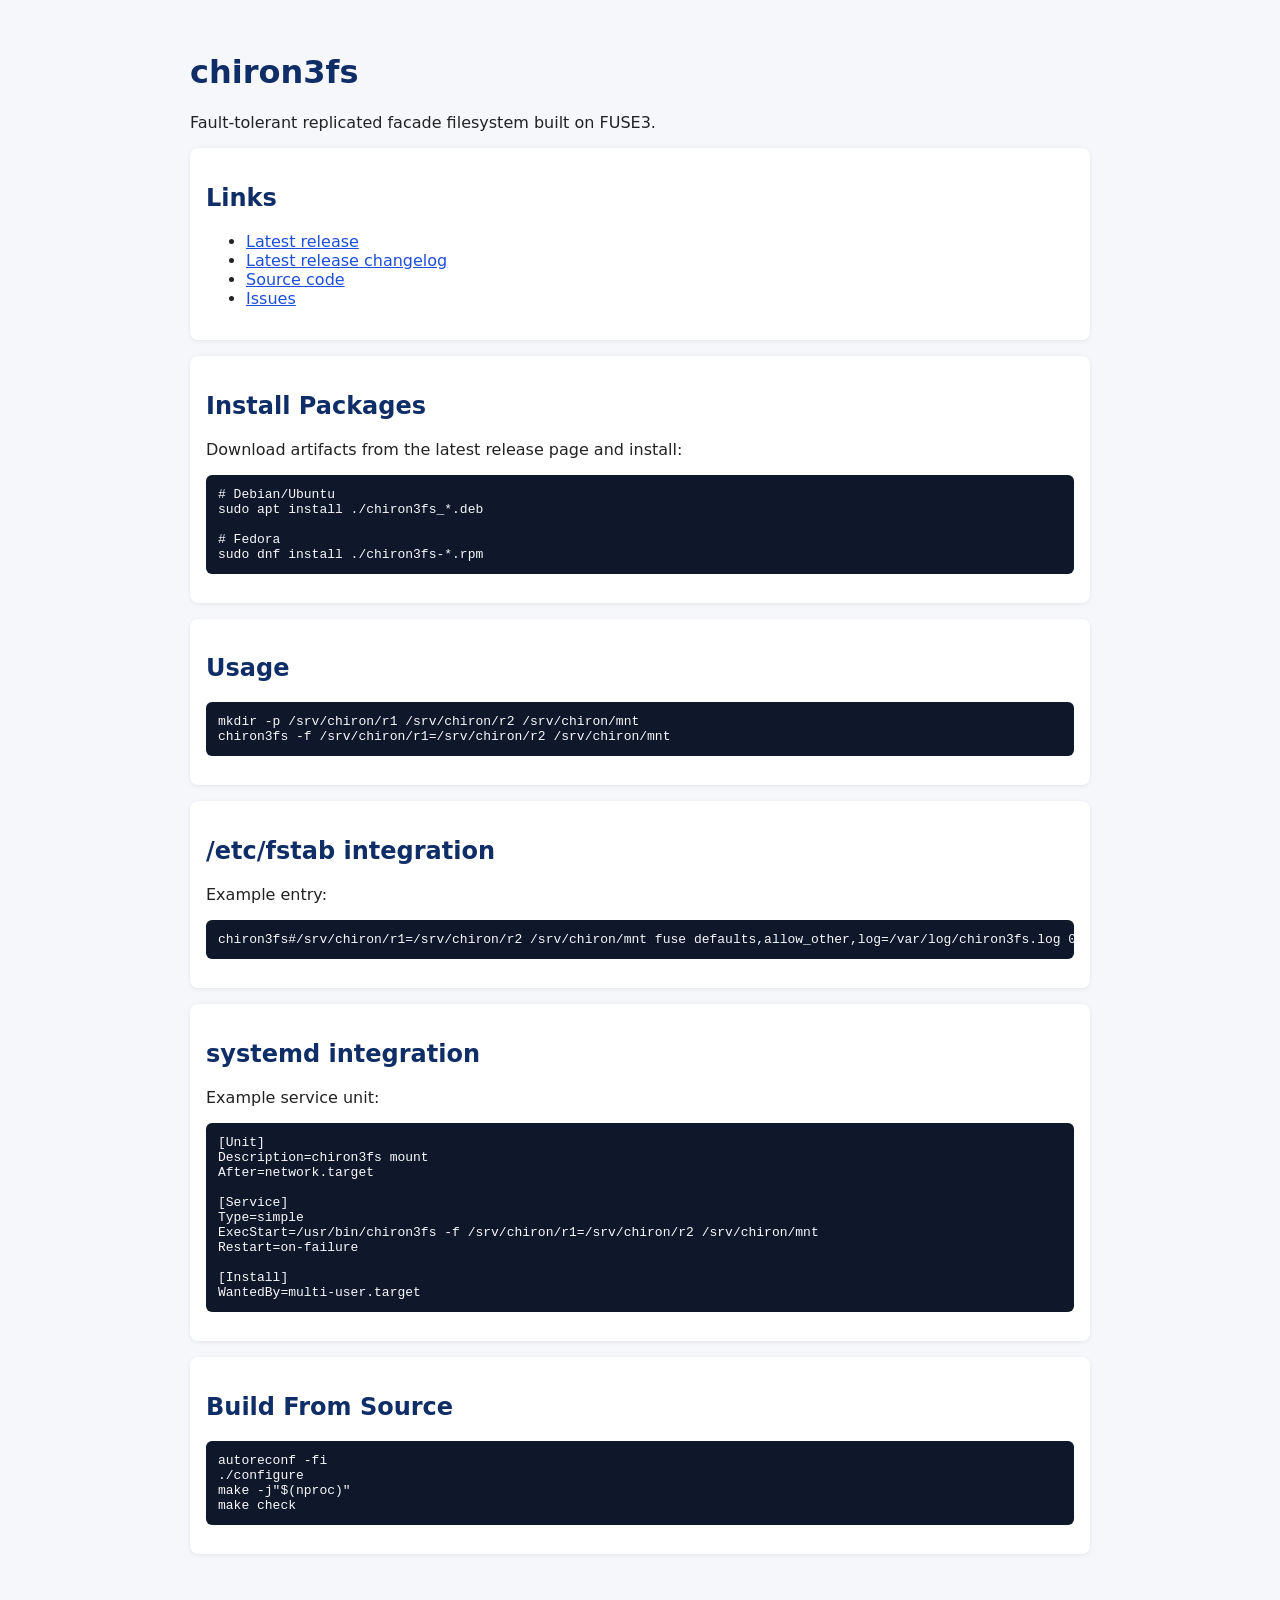
<file: site/index.html>
<!doctype html>
<html lang="en">
<head>
  <meta charset="utf-8">
  <meta name="viewport" content="width=device-width, initial-scale=1">
  <title>chiron3fs</title>
  <link rel="stylesheet" href="style.css">
</head>
<body>
  <main class="container">
    <h1>chiron3fs</h1>
    <p>Fault-tolerant replicated facade filesystem built on FUSE3.</p>

    <section>
      <h2>Links</h2>
      <ul>
        <li><a id="latest-release" href="https://github.com/steigr/chiron3fs/releases/latest">Latest release</a></li>
        <li><a id="latest-changelog" href="https://github.com/steigr/chiron3fs/releases/latest">Latest release changelog</a></li>
        <li><a href="https://github.com/steigr/chiron3fs">Source code</a></li>
        <li><a href="https://github.com/steigr/chiron3fs/issues">Issues</a></li>
      </ul>
    </section>

    <section>
      <h2>Install Packages</h2>
      <p>Download artifacts from the latest release page and install:</p>
      <pre><code># Debian/Ubuntu
sudo apt install ./chiron3fs_*.deb

# Fedora
sudo dnf install ./chiron3fs-*.rpm</code></pre>
    </section>

    <section>
      <h2>Usage</h2>
      <pre><code>mkdir -p /srv/chiron/r1 /srv/chiron/r2 /srv/chiron/mnt
chiron3fs -f /srv/chiron/r1=/srv/chiron/r2 /srv/chiron/mnt</code></pre>
    </section>

    <section>
      <h2>/etc/fstab integration</h2>
      <p>Example entry:</p>
      <pre><code>chiron3fs#/srv/chiron/r1=/srv/chiron/r2 /srv/chiron/mnt fuse defaults,allow_other,log=/var/log/chiron3fs.log 0 0</code></pre>
    </section>

    <section>
      <h2>systemd integration</h2>
      <p>Example service unit:</p>
      <pre><code>[Unit]
Description=chiron3fs mount
After=network.target

[Service]
Type=simple
ExecStart=/usr/bin/chiron3fs -f /srv/chiron/r1=/srv/chiron/r2 /srv/chiron/mnt
Restart=on-failure

[Install]
WantedBy=multi-user.target</code></pre>
    </section>

    <section>
      <h2>Build From Source</h2>
      <pre><code>autoreconf -fi
./configure
make -j"$(nproc)"
make check</code></pre>
    </section>
  </main>

  <script>
    // Resolve latest release and expose direct links for release and changelog.
    fetch("https://api.github.com/repos/steigr/chiron3fs/releases/latest")
      .then((resp) => resp.ok ? resp.json() : null)
      .then((release) => {
        if (!release || !release.html_url) return;
        const latest = document.getElementById("latest-release");
        const changelog = document.getElementById("latest-changelog");
        latest.href = release.html_url;
        latest.textContent = "Latest release (" + release.tag_name + ")";
        changelog.href = release.html_url;
      })
      .catch(() => {});
  </script>
</body>
</html>
</file>
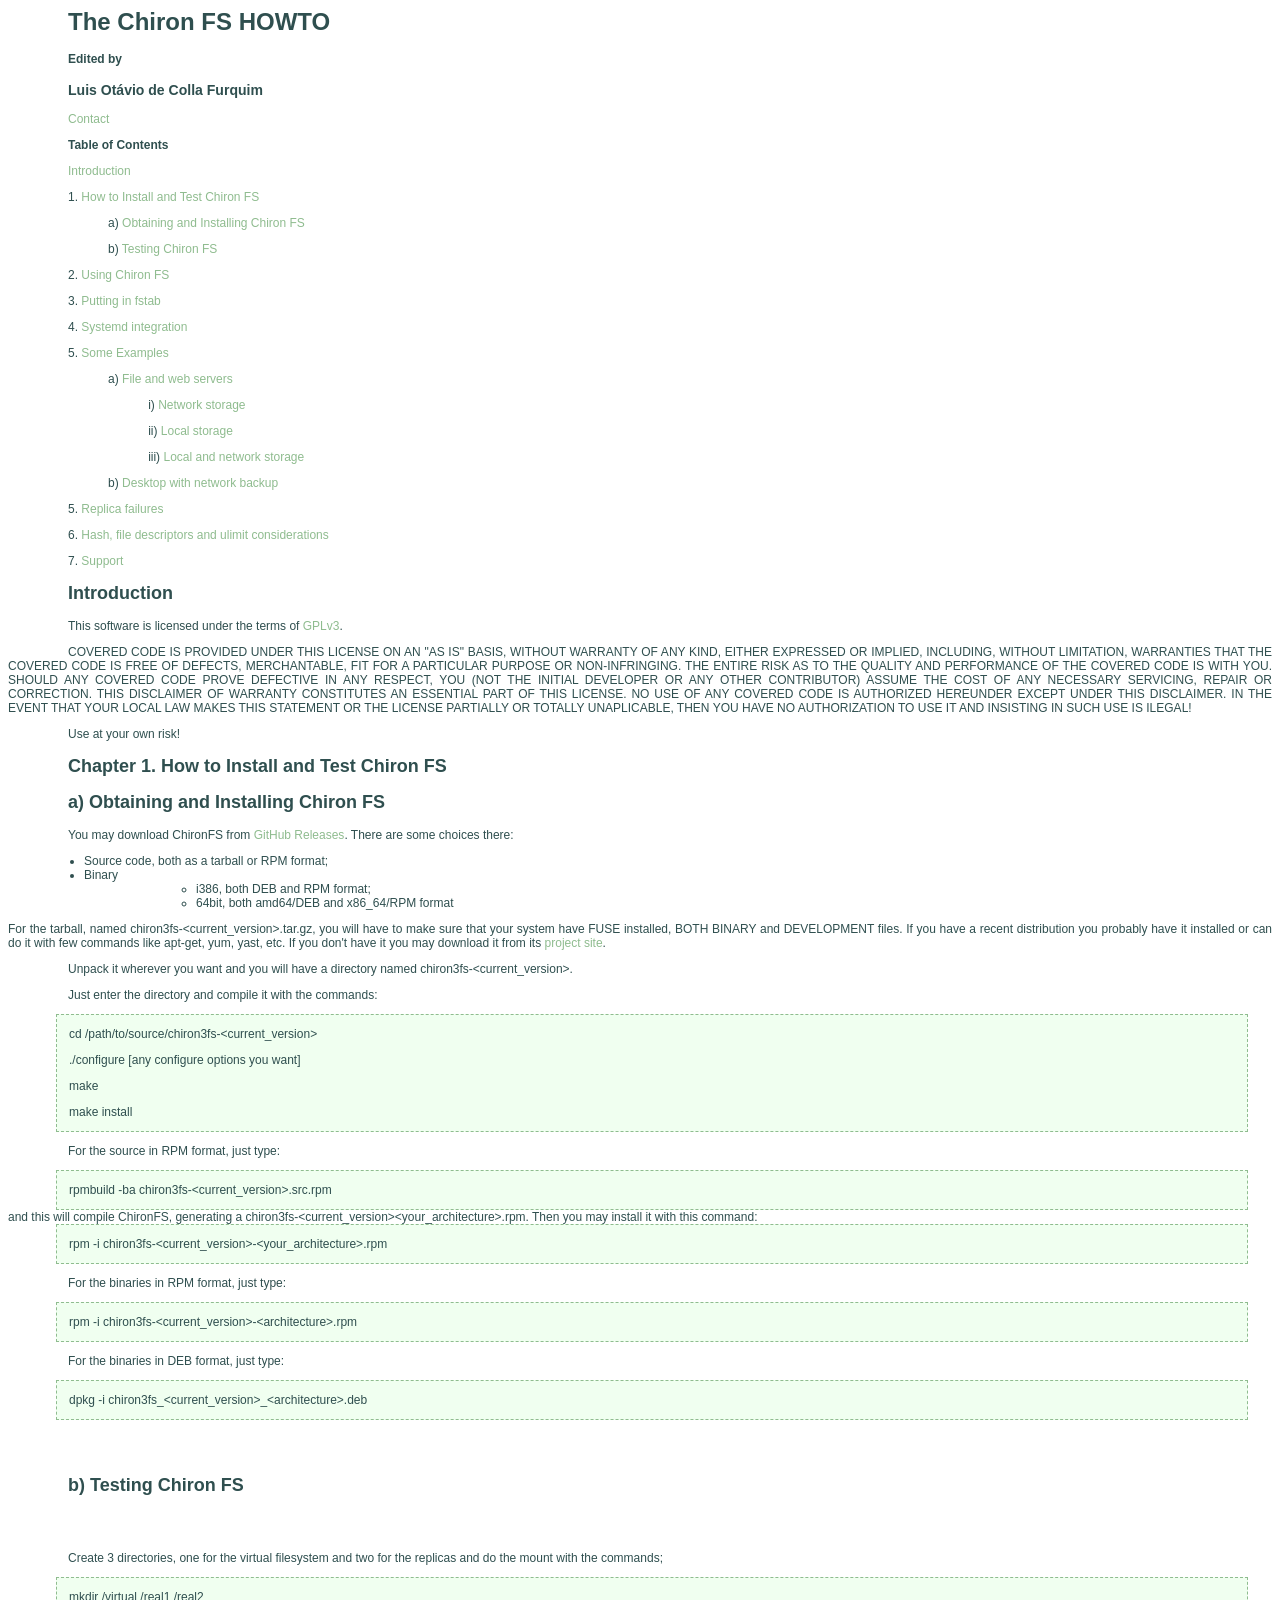
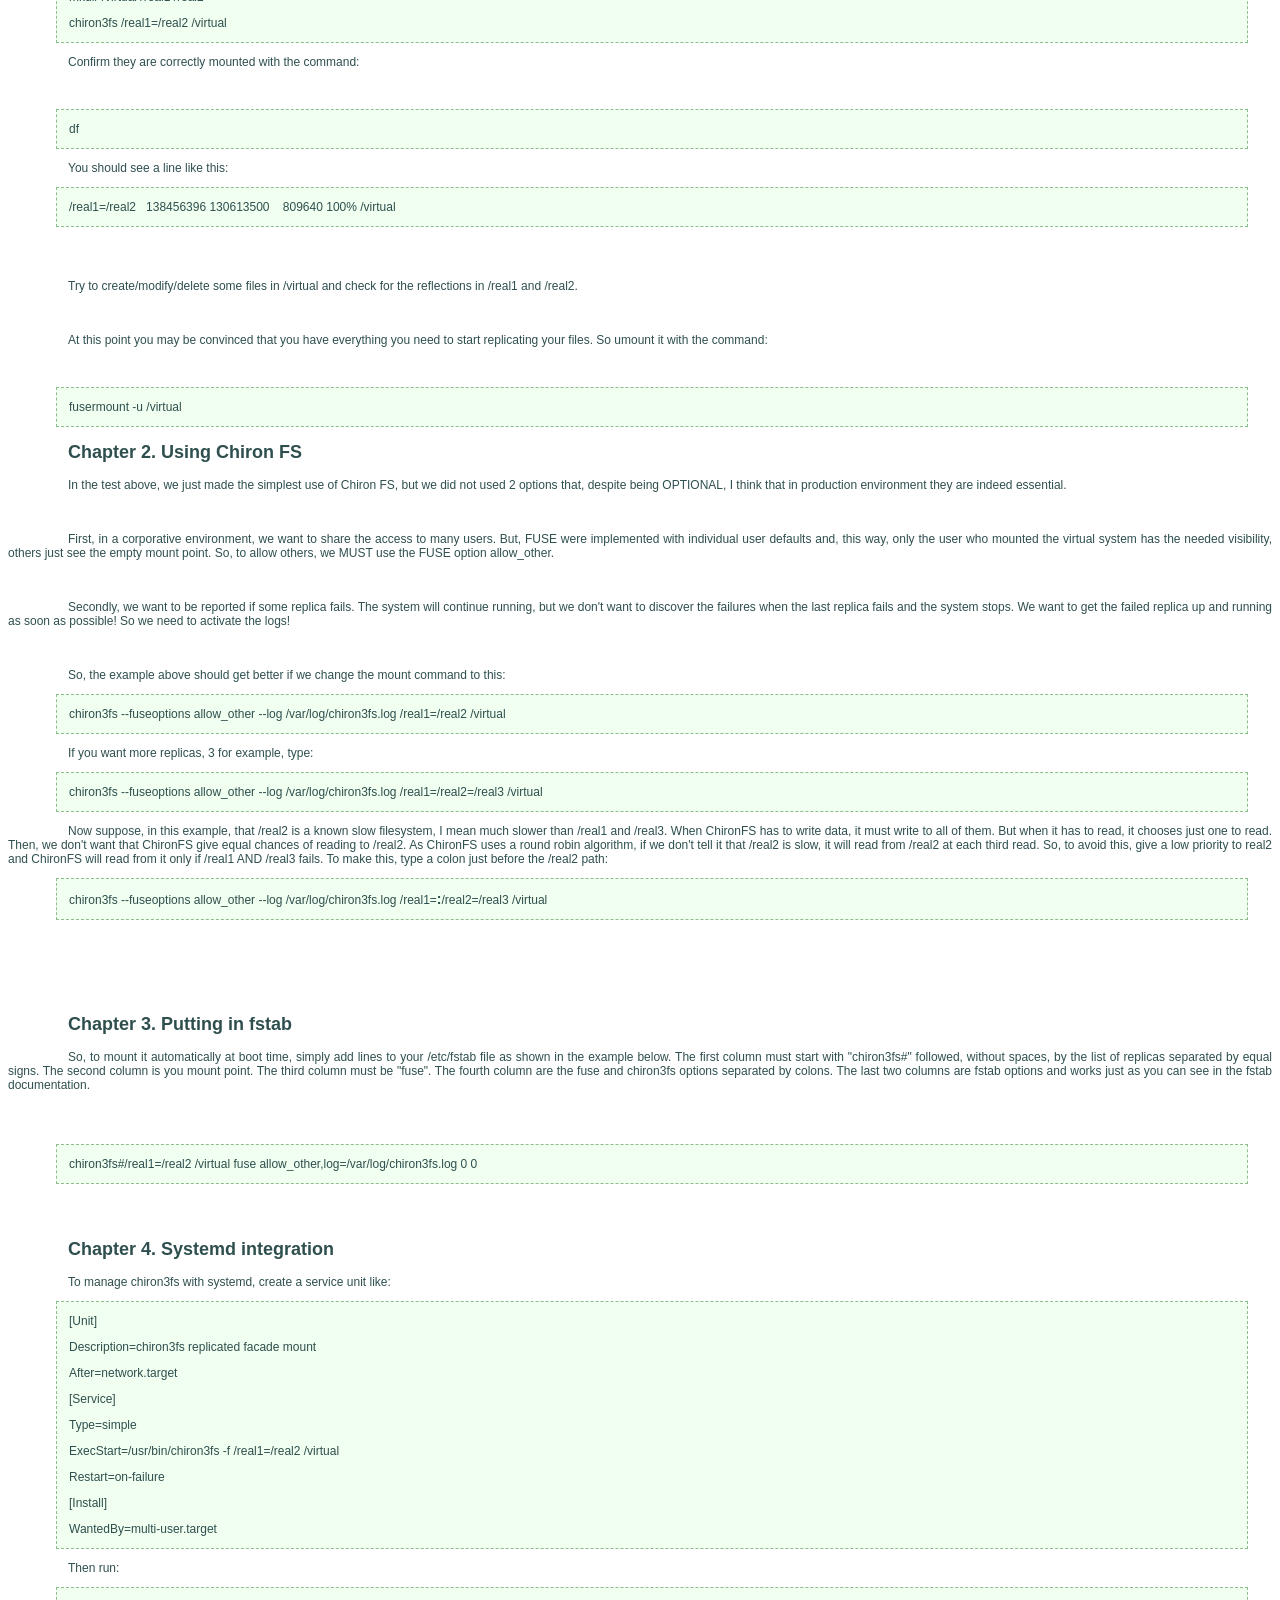
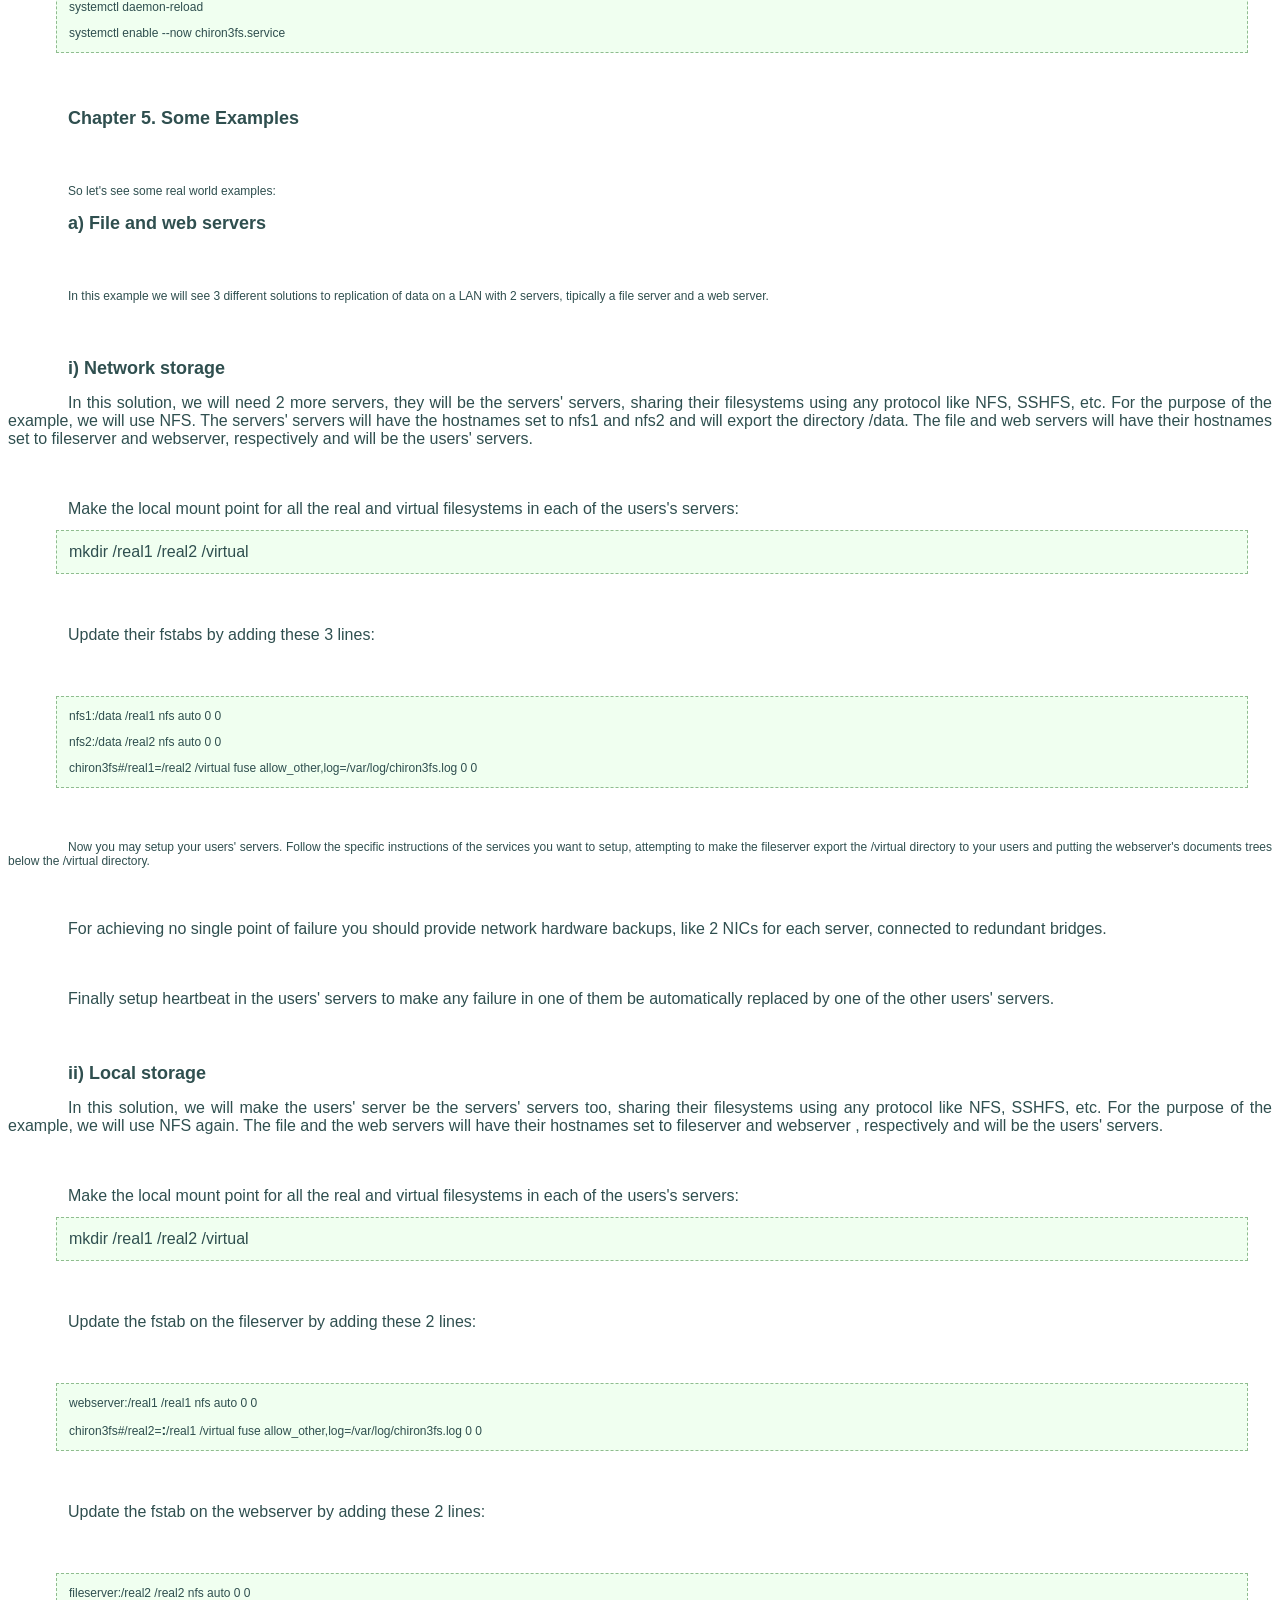
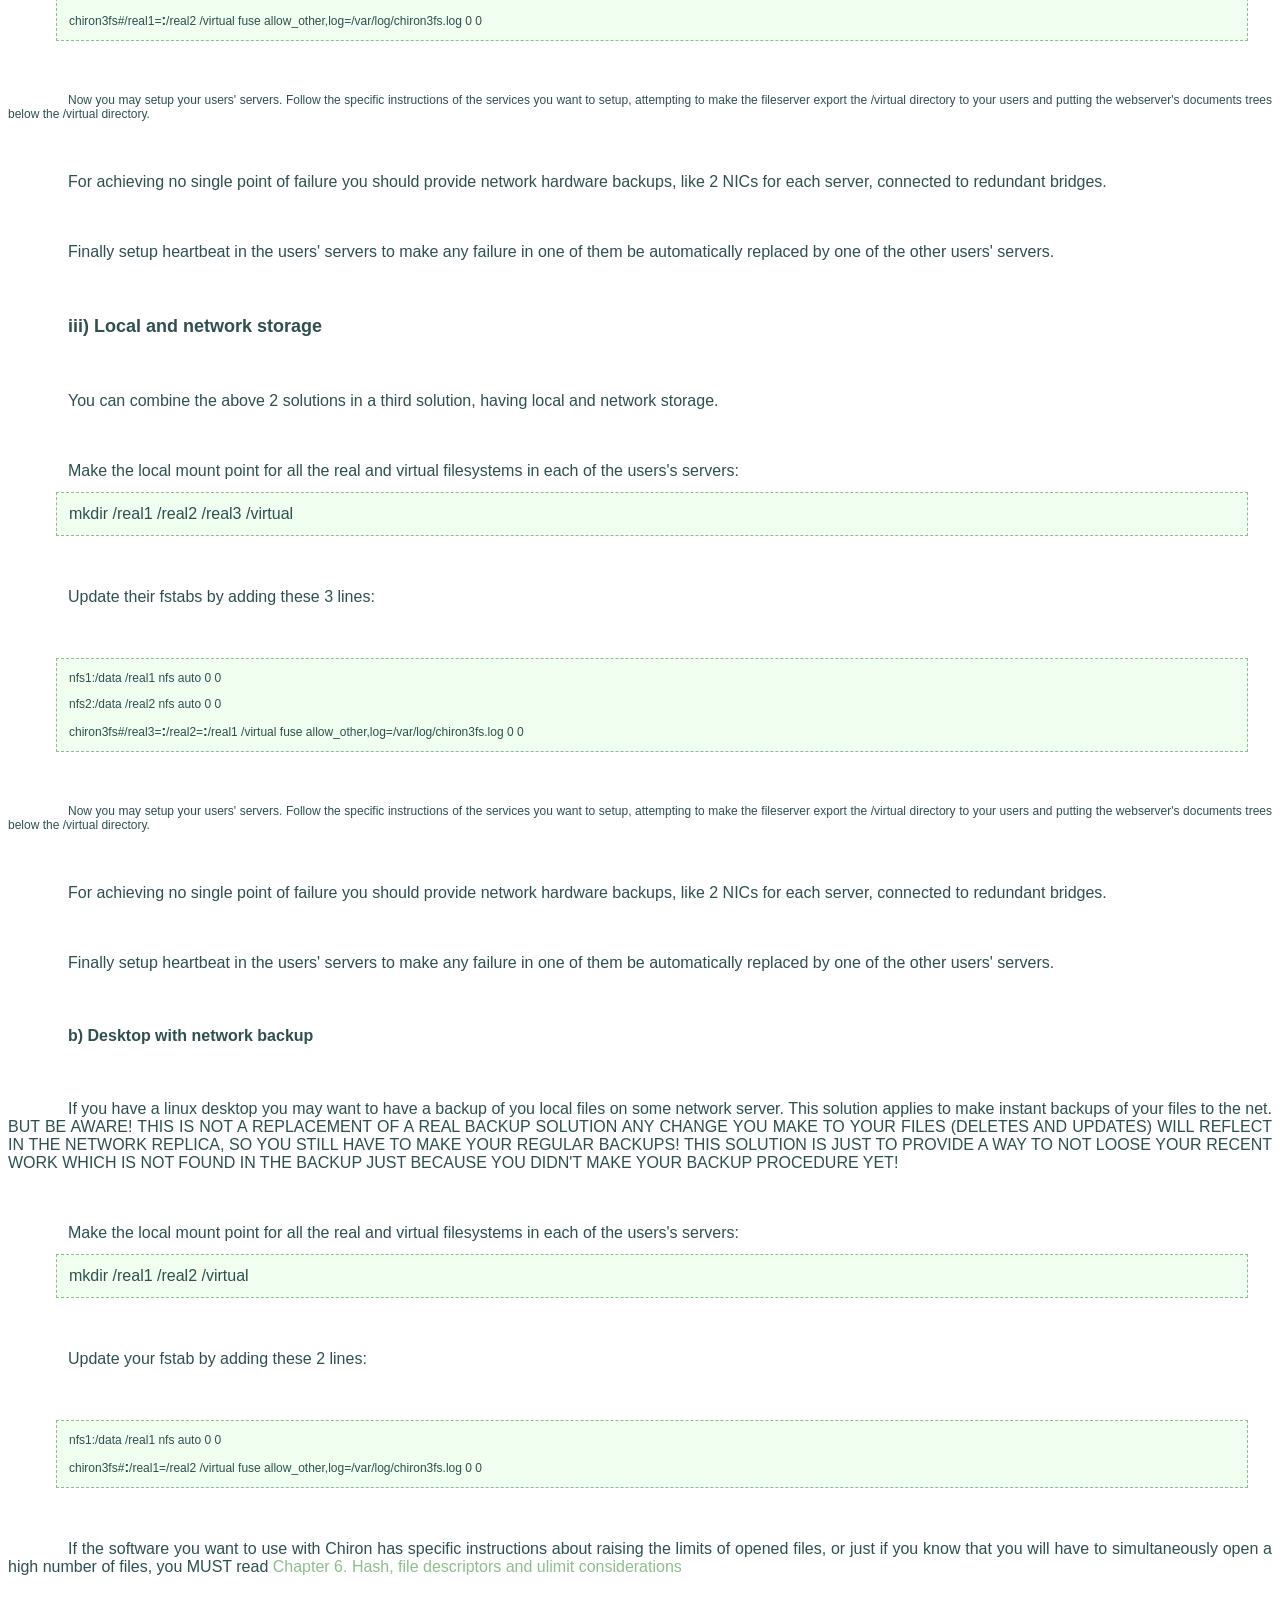
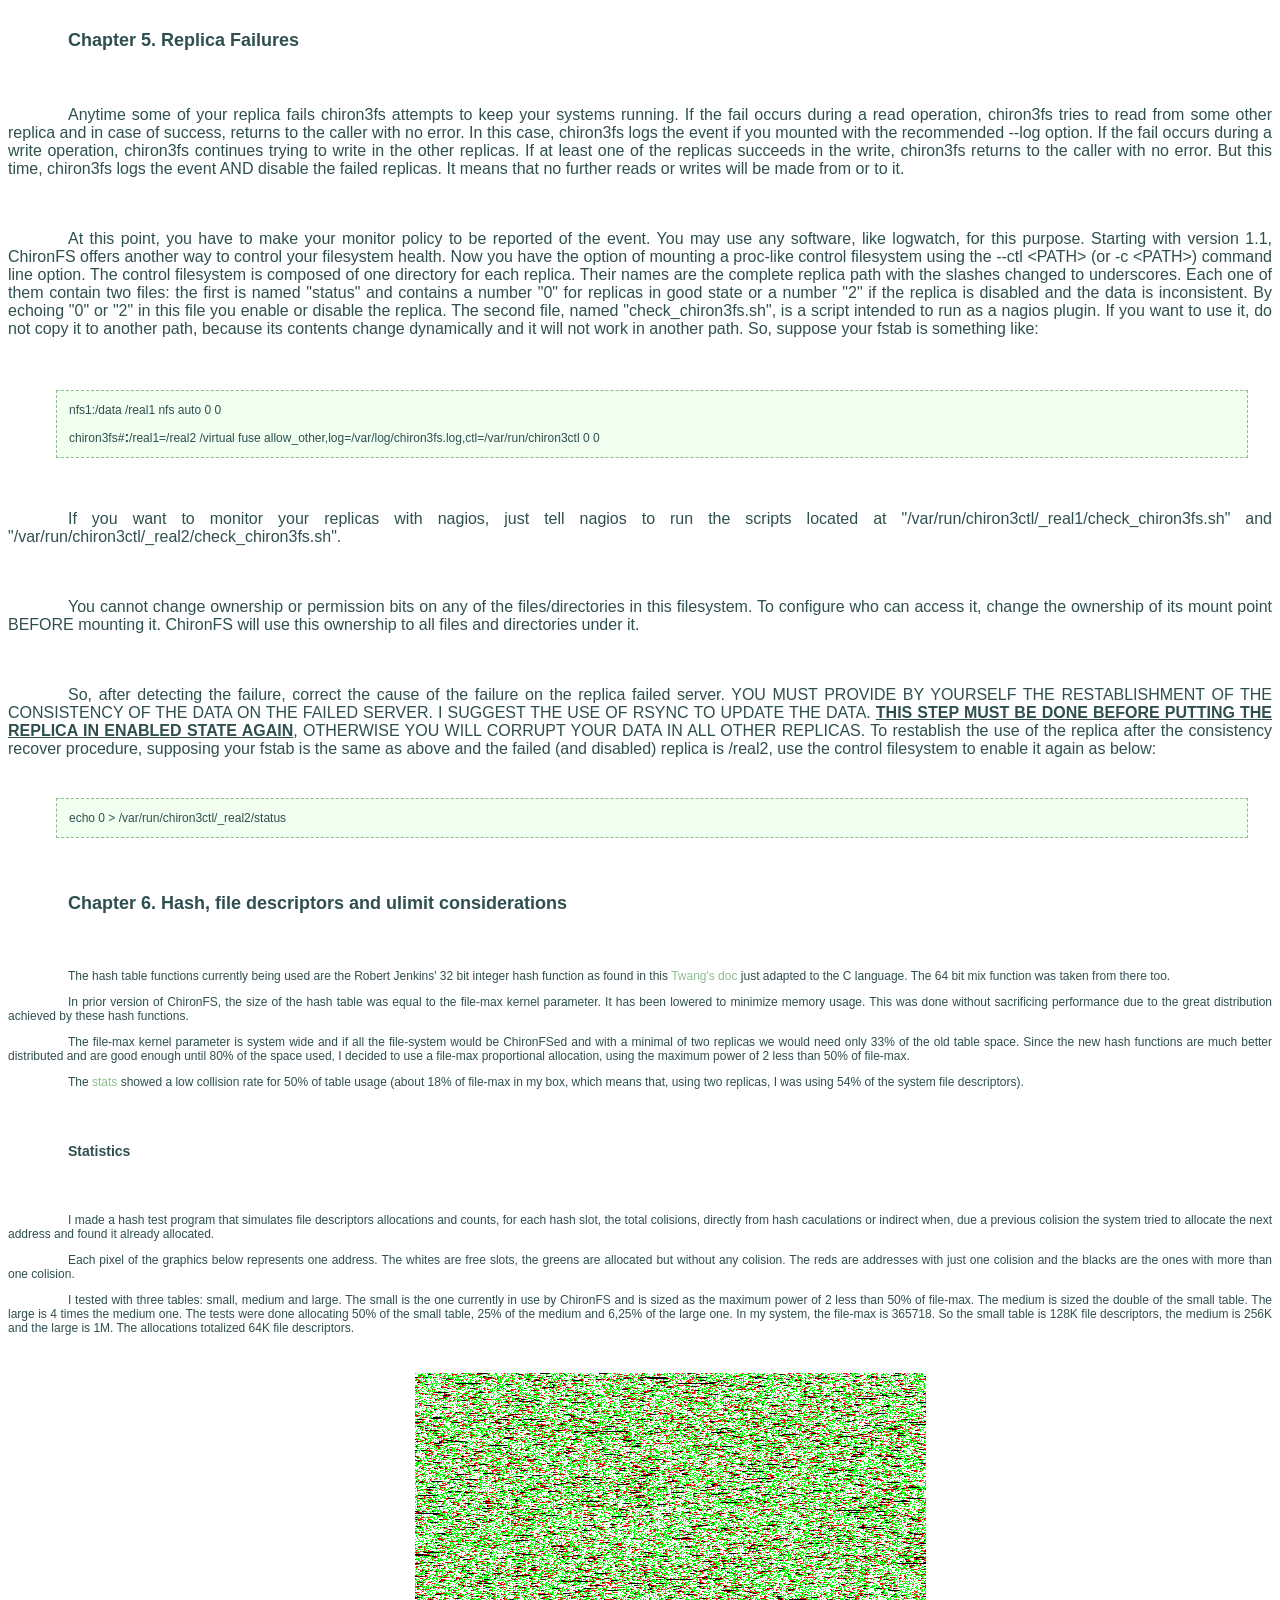
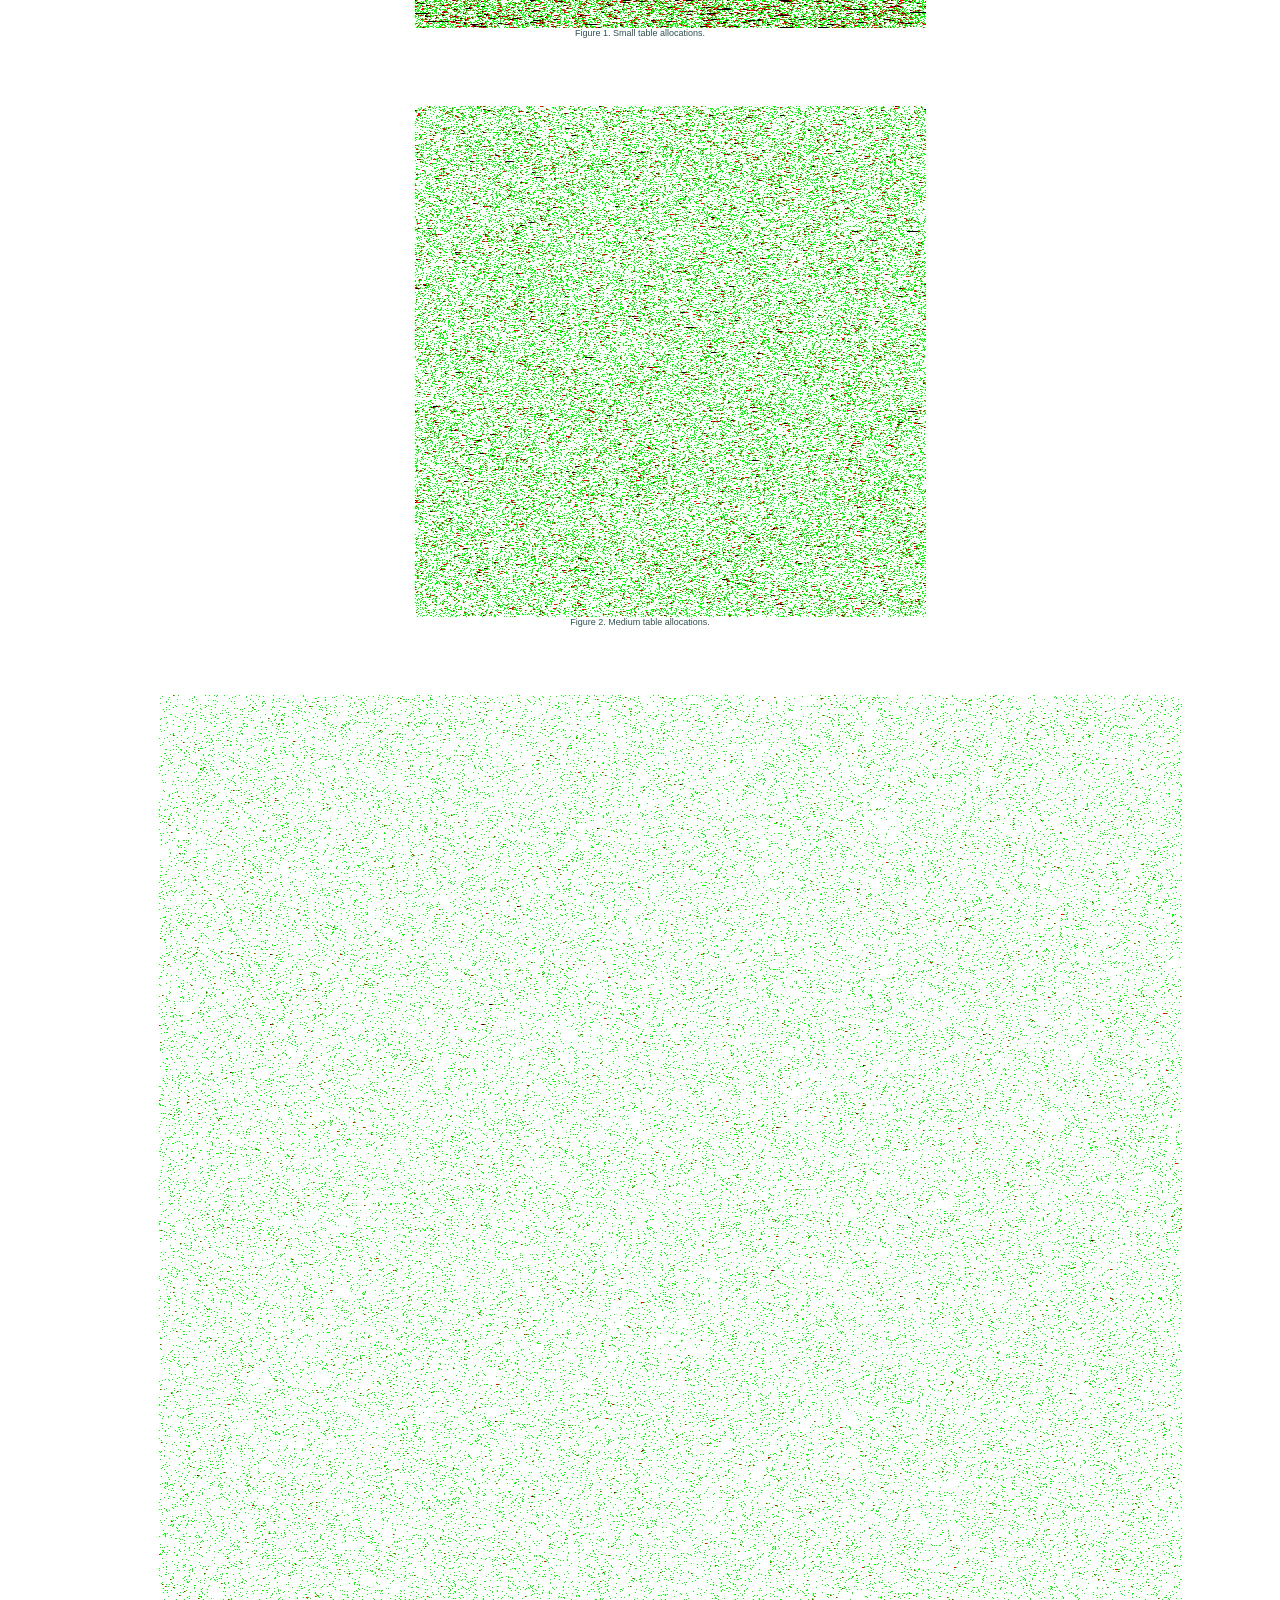
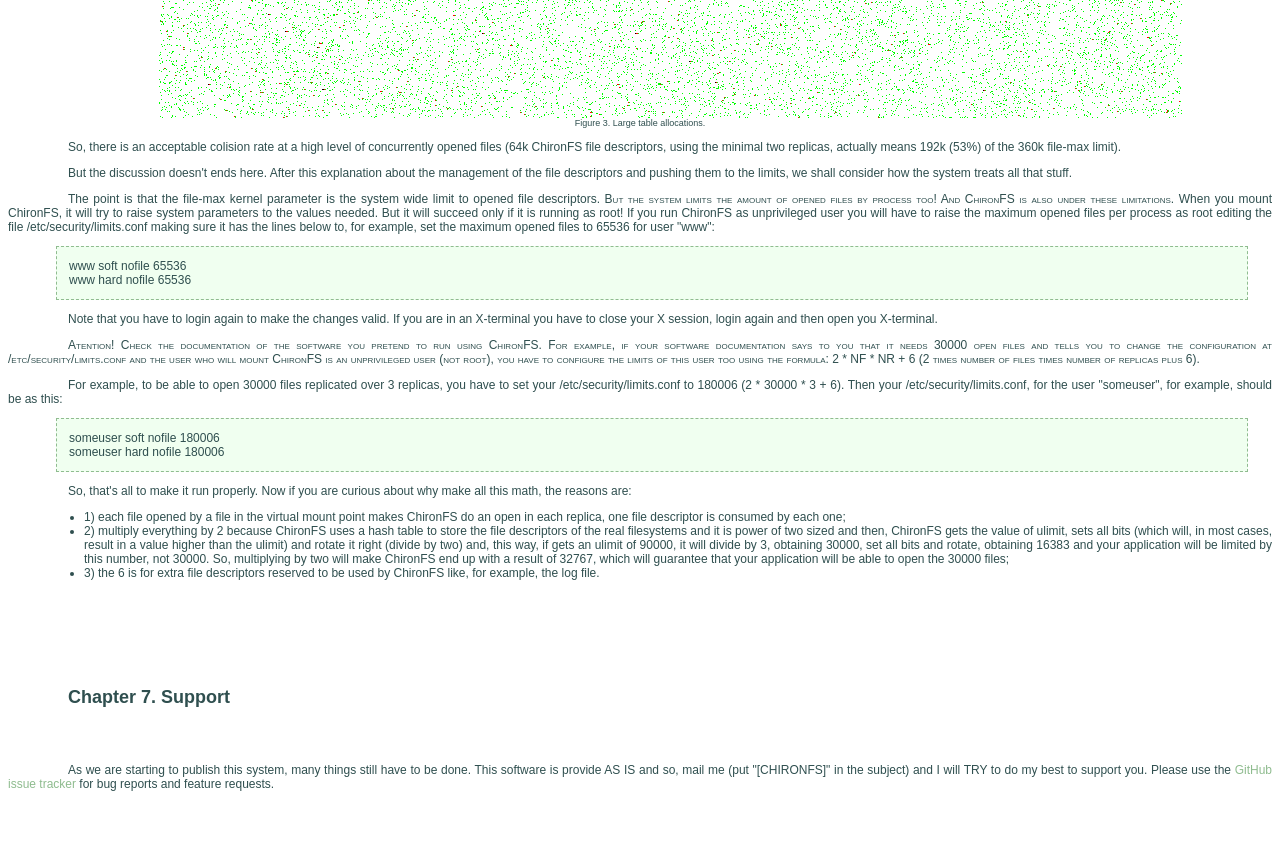
<file: doc/HOWTO.html>
<!DOCTYPE HTML PUBLIC "-//W3C//DTD HTML 4.0 Transitional//EN">
<html>
<head>
<link rel='stylesheet' type='text/css' href='chiron3fs.css' media='screen' />
</head>
<body>
<div class='stdtext'>
<H1 CLASS="western">The Chiron FS HOWTO</H1>
<H4>Edited by</H4>
<H3>Luis Ot&aacute;vio de Colla Furquim</H3>
<P></P>
<P><A href='contact.html'>Contact</a></P>
<P></P>
<P><B>Table of Contents</B></P>
<P><A HREF='#intro'>Introduction</A></P>
<P>1. <A HREF='#install1'>How to Install and Test Chiron FS</A></P>
<P STYLE="margin-left: 1.06cm">a) <A HREF='#install2'>Obtaining and Installing Chiron FS</A></P>
<P STYLE="margin-left: 1.06cm">b) <A HREF='#test'>Testing Chiron FS</A></P>
<P>2. <A HREF='#using'>Using Chiron FS</A></P>
<P>3. <A HREF='#fstab'>Putting in fstab</A></P>
<P>4. <A HREF='#systemd'>Systemd integration</A></P>
<P>5. <A HREF='#examples'>Some Examples</A></P>
<P STYLE="margin-left: 1.06cm">a) <A HREF='#srv'>File and web servers</A></P>
<P STYLE="margin-left: 2.12cm">i) <A HREF='#net'>Network storage</A></P>
<P STYLE="margin-left: 2.12cm">ii) <A HREF='#local'>Local storage</A></P>
<P STYLE="margin-left: 2.12cm">iii) <A HREF='#netlocal'>Local and network storage</A></P>
<P STYLE="margin-left: 1.06cm">b) <A HREF='#desktop'>Desktop with network backup</A></P>
<P>5. <A HREF='#fail'>Replica failures</A></P>
<P>6. <A HREF='#hash'>Hash, file descriptors and ulimit considerations</A></P>
<P>7. <A HREF='#support'>Support</A></P>
<P></P>
<P></P>
<H2>Introduction</H2>
<P LANG="en"><A NAME="intro"></A>
This software is licensed under the terms of <A HREF='http://www.gnu.org/licenses/gpl-3.0.html'>GPLv3</A>.</P>
<P LANG="en">
COVERED CODE IS PROVIDED UNDER THIS LICENSE ON AN "AS IS" BASIS, 
WITHOUT WARRANTY OF ANY KIND, EITHER EXPRESSED OR IMPLIED, 
INCLUDING, WITHOUT LIMITATION, WARRANTIES THAT THE COVERED CODE 
IS FREE OF DEFECTS, MERCHANTABLE, FIT FOR A PARTICULAR PURPOSE
OR NON-INFRINGING. THE ENTIRE RISK AS TO THE QUALITY AND 
PERFORMANCE OF THE COVERED CODE IS WITH YOU. SHOULD ANY COVERED 
CODE PROVE DEFECTIVE IN ANY RESPECT, YOU (NOT THE INITIAL 
DEVELOPER OR ANY OTHER CONTRIBUTOR) ASSUME THE COST OF ANY 
NECESSARY SERVICING, REPAIR OR CORRECTION. THIS DISCLAIMER OF 
WARRANTY CONSTITUTES AN ESSENTIAL PART OF THIS LICENSE. NO USE 
OF ANY COVERED CODE IS AUTHORIZED HEREUNDER EXCEPT UNDER
THIS DISCLAIMER. IN THE EVENT THAT YOUR LOCAL LAW MAKES THIS 
STATEMENT OR THE LICENSE PARTIALLY OR TOTALLY UNAPLICABLE,
THEN YOU HAVE NO AUTHORIZATION TO USE IT AND INSISTING IN
SUCH USE IS ILEGAL!</P>
<P LANG="en">Use at your own risk!</P>
<P LANG="en"></P>
<H2>Chapter&nbsp;1.&nbsp;How to Install and Test Chiron FS</H2><A NAME="install1"></A>
<H2 LANG="en">a) Obtaining and Installing Chiron FS 
</H2>
<P LANG="en"><A NAME="install2"></A>
You may download ChironFS from <a href="https://github.com/steigr/chiron3fs/releases/latest">GitHub Releases</a>.
There are some choices there:
<ul class='stdlist' style='margin-left: 3em;'>
 <li>Source code, both as a tarball or RPM format;</li>
 <li>Binary
   <ul class='stdlist' style='margin-left: 6em;'>
      <li>i386, both DEB and RPM format;</li>
      <li>64bit, both amd64/DEB and x86_64/RPM format</li>
   </ul>
 </li>
</ul>
For the tarball, named chiron3fs-&lt;current_version&gt;.tar.gz, you will 
have to make sure that your system have FUSE installed, BOTH BINARY and
DEVELOPMENT files. If you have a recent distribution you probably
have it installed or can do it with few commands like apt-get, yum,
yast, etc. If you don't have it you may download it from its 
<a href="https://github.com/libfuse/libfuse">project site</a>.
</P>
<P LANG="en">Unpack it wherever you want and you will have a
directory named chiron3fs-&lt;current_version&gt;.</P>
<P LANG="en">Just enter the directory and compile it with the
commands:</P>
<div class='codebox'>
<P LANG="en">cd /path/to/source/chiron3fs-&lt;current_version&gt; 
</P>
<P LANG="en">./configure [any configure options you want]</P>
<P LANG="en">make</P>
<P LANG="en">make install</P>
</div>
<P LANG="en">
For the source in RPM format, just type:
<div class='codebox'>
<P LANG="en">
rpmbuild -ba chiron3fs-&lt;current_version&gt;.src.rpm
</P>
</div>
and this will compile ChironFS, generating a chiron3fs-&lt;current_version&gt;&lt;your_architecture&gt;.rpm.
Then you may install it with this command:
<div class='codebox'>
<P LANG="en">
rpm -i chiron3fs-&lt;current_version&gt;-&lt;your_architecture&gt;.rpm
</P>
</div>
<P LANG="en">
For the binaries in RPM format, just type:
<div class='codebox'>
<P LANG="en">
rpm -i chiron3fs-&lt;current_version&gt;-&lt;architecture&gt;.rpm
</P>
</div>
</P>
<P LANG="en">
For the binaries in DEB format, just type:
<div class='codebox'>
<P LANG="en">
dpkg -i chiron3fs_&lt;current_version&gt;_&lt;architecture&gt;.deb
</P>
</div>
</P>
<P><BR><BR>
</P>
<H2>b) Testing Chiron FS</H2><A NAME="test"></A>
<P><BR><BR>
</P>
<P>Create 3 directories, one for the virtual filesystem and two for
the replicas and do the mount with the commands;</P>
<div class='codebox'>
<P>mkdir /virtual /real1 /real2</P>
<P>chiron3fs /real1=/real2 /virtual</P>
</div>
<P>Confirm they are correctly mounted with the command:<BR><BR><BR>
</P>
<div class='codebox'>
<P>df</P>
</div>
<p></p>
<P>You should see a line like this:</P>
<div class='codebox'>
<P>/real1=/real2&nbsp;&nbsp; 138456396 130613500&nbsp;&nbsp;&nbsp;
809640 100% /virtual</P>
</div>
<P><BR><BR>
</P>
<P>Try to create/modify/delete some files in /virtual and check for
the reflections in /real1 and /real2. <BR><BR><BR>
</P>
<P>At this point you may be convinced that you have everything you
need to start replicating your files. So umount it with the command:<BR><BR><BR>
</P>
<div class='codebox'>
<P>fusermount -u /virtual</P>
</div>
<H2>Chapter 2. Using Chiron FS</H2><A NAME="using"></A>
<P>In the test above, we just made the simplest use of Chiron FS, but
we did not used 2 options that, despite being OPTIONAL, I think that
in production environment they are indeed essential. <BR><BR><BR>
</P>
<P>First, in a corporative environment, we want to share the access
to many users. But, FUSE were implemented with individual user
defaults and, this way, only the user who mounted the virtual
system has the needed visibility, others just see the empty mount
point. So, to allow others, we MUST use the FUSE option allow_other.
<BR><BR><BR>
</P>
<P>Secondly, we want to be reported if some replica fails. The system
will continue running, but we don't want to discover the failures
when the last replica fails and the system stops. We want to get the
failed replica up and running as soon as possible! So we need to
activate the logs! <BR><BR><BR>
</P>
<P>So, the example above should get better if we change the mount
command to this:</P>
<div class='codebox'>
<P>chiron3fs --fuseoptions allow_other --log /var/log/chiron3fs.log
/real1=/real2 /virtual</P>
</div>
<P>If you want more replicas, 3 for example, type:
<div class='codebox'>
<P>chiron3fs --fuseoptions allow_other --log /var/log/chiron3fs.log
/real1=/real2=/real3 /virtual</P>
</div>
</P>
<P>Now suppose, in this example, that /real2 is a known slow 
filesystem, I mean much slower than /real1 and /real3. When
ChironFS has to write data, it must write to all of them. But
when it has to read, it chooses just one to read. Then, we don't
want that ChironFS give equal chances of reading to /real2. As
ChironFS uses a round robin algorithm, if we don't tell it that
/real2 is slow, it will read from /real2 at each third read. So,
to avoid this, give a low priority to real2 and ChironFS will
read from it only if /real1 AND /real3 fails. To make this, type
a colon just before the /real2 path:
<div class='codebox'>
<P>chiron3fs --fuseoptions allow_other --log /var/log/chiron3fs.log
/real1=<span style="font-weight: bolder; font-size: 14px;">:</span>/real2=/real3 /virtual</P>
</div>
</P>
<P><BR><BR>
</P>
<P><BR><BR>
</P>
<H2>Chapter 3. Putting in fstab</H2><A NAME="fstab"></A>
<P>So, to mount it automatically at boot time, simply add lines to
your /etc/fstab file as shown in the example below. The first column
must start with "chiron3fs#" followed, without spaces, by the list
of replicas separated by equal signs. The second column is you mount
point. The third column must be "fuse". The fourth column are the
fuse and chiron3fs options separated by colons. The last two columns
are fstab options and works just as you can see in the fstab
documentation.</P>
<P><BR><BR>
</P>
<div class='codebox'>
<P>chiron3fs#/real1=/real2 /virtual fuse
allow_other,log=/var/log/chiron3fs.log 0 0</P>
</div>
<P><BR><BR>
</P>
<H2>Chapter 4. Systemd integration</H2><A NAME="systemd"></A>
<P>To manage chiron3fs with systemd, create a service unit like:</P>
<div class='codebox'>
<P>[Unit]</P>
<P>Description=chiron3fs replicated facade mount</P>
<P>After=network.target</P>
<P></P>
<P>[Service]</P>
<P>Type=simple</P>
<P>ExecStart=/usr/bin/chiron3fs -f /real1=/real2 /virtual</P>
<P>Restart=on-failure</P>
<P></P>
<P>[Install]</P>
<P>WantedBy=multi-user.target</P>
</div>
<P>Then run:</P>
<div class='codebox'>
<P>systemctl daemon-reload</P>
<P>systemctl enable --now chiron3fs.service</P>
</div>
<P><BR><BR>
</P>
<H2>Chapter 5. Some Examples</H2><A NAME="examples"></A>
<P><BR><BR>
</P>
<P>So let's see some real world examples:</P>
<H2 LANG="en">a) File and web servers</H2><A NAME="srv"></A>
<P LANG="en"><BR><BR>
</P>
<P LANG="en">In this example we will see 3 different solutions to
replication of data on a LAN with 2 servers, tipically a file server
and a web server.</P>
<P LANG="en"><BR><BR>
</P>
<H2 LANG="en"><FONT SIZE=4>i) Network storage</FONT></H2><A NAME="net"></A>
<P LANG="en"><FONT SIZE=3>In this solution, we will need 2 more
servers, they will be the servers' servers, sharing their filesystems
using any protocol like NFS, SSHFS, etc. For the purpose of the
example, we will use NFS. The servers' servers will have the
hostnames set to nfs1 and nfs2 and will export the directory /data.
The file and web servers will have their hostnames set to fileserver
and webserver, respectively and will be the users' servers.</FONT></P>
<P LANG="en"><BR><BR>
</P>
<P LANG="en"><FONT SIZE=3>Make the local mount point for all the real
and virtual filesystems in each of the users's servers:</FONT></P>
<div class='codebox'>
<P LANG="en"><FONT SIZE=3>mkdir /real1 /real2 /virtual</FONT></P>
</div>
<P LANG="en"><BR><BR>
</P>
<P LANG="en"><FONT SIZE=3>Update their fstabs by adding these 3
lines:</FONT></P>
<P><BR><BR>
</P>
<div class='codebox'>
<P>nfs1:/data /real1 nfs auto 0 0</P>
<P>nfs2:/data /real2 nfs auto 0 0</P>
<P>chiron3fs#/real1=/real2 /virtual fuse
allow_other,log=/var/log/chiron3fs.log 0 0</P>
</div>
<P><BR><BR>
</P>
<P>Now you may setup your users' servers. Follow the specific
instructions of the services you want to setup, attempting to make
the fileserver export the /virtual directory to your users and
putting the webserver's  documents trees below the /virtual
directory.</P>
<P LANG="en"><BR><BR>
</P>
<P LANG="en"><FONT SIZE=3>For achieving no single point of failure
you should provide network hardware backups, like 2 NICs for each
server, connected to redundant bridges.</FONT></P>
<P LANG="en"><BR><BR>
</P>
<P LANG="en"><FONT SIZE=3>Finally setup heartbeat in the users'
servers  to make any failure in one of them be automatically replaced
by one of the other users' servers.</FONT></P>
<P LANG="en"><BR><BR>
</P>
<H2 LANG="en"><FONT SIZE=4>ii) Local storage</FONT></H2><A NAME="local"></A>
<P LANG="en"><FONT SIZE=3>In this solution, we will make the users'
server be the servers' servers too, sharing their filesystems using
any protocol like NFS, SSHFS, etc. For the purpose of the example, we
will use NFS again. The file and the web servers will have their
hostnames set to fileserver and webserver , respectively and will be
the users' servers.</FONT></P>
<P LANG="en"><BR><BR>
</P>
<P LANG="en"><FONT SIZE=3>Make the local mount point for all the real
and virtual filesystems in each of the users's servers:</FONT></P>
<div class='codebox'>
<P LANG="en"><FONT SIZE=3>mkdir /real1 /real2 /virtual</FONT></P>
</div>
<P LANG="en"><BR><BR>
</P>
<P LANG="en"><FONT SIZE=3>Update the fstab on the fileserver by
adding these 2 lines:</FONT></P>
<P><BR><BR>
</P>
<div class='codebox'>
<P>webserver:/real1 /real1 nfs auto 0 0</P>
<P>chiron3fs#/real2=<span style="font-weight: bolder; font-size: 14px;">:</span>/real1 /virtual fuse
allow_other,log=/var/log/chiron3fs.log 0 0</P>
</div>
<P><BR><BR>
</P>
<P LANG="en"><FONT SIZE=3>Update the fstab on the webserver by adding
these 2 lines:</FONT></P>
<P><BR><BR>
</P>
<div class='codebox'>
<P>fileserver:/real2 /real2 nfs auto 0 0</P>
<P>chiron3fs#/real1=<span style="font-weight: bolder; font-size: 14px;">:</span>/real2 /virtual fuse
allow_other,log=/var/log/chiron3fs.log 0 0</P>
</div>
<P><BR><BR>
</P>
<P>Now you may setup your users' servers. Follow the specific
instructions of the services you want to setup, attempting to make
the fileserver export the /virtual directory to your users and
putting the webserver's  documents trees below the /virtual
directory.</P>
<P LANG="en"><BR><BR>
</P>
<P LANG="en"><FONT SIZE=3>For achieving no single point of failure
you should provide network hardware backups, like 2 NICs for each
server, connected to redundant bridges.</FONT></P>
<P LANG="en"><BR><BR>
</P>
<P LANG="en"><FONT SIZE=3>Finally setup heartbeat in the users'
servers  to make any failure in one of them be automatically replaced
by one of the other users' servers.</FONT></P>
<P LANG="en"><BR><BR>
</P>
<H2 LANG="en"><FONT SIZE=4>iii) Local and network storage</FONT></H2><A NAME="netlocal"></A>
<P LANG="en"><BR><BR>
</P>
<P LANG="en"><FONT SIZE=3>You can combine the above 2 solutions in a
third solution, having local and network storage.</FONT></P>
<P LANG="en"><BR><BR>
</P>
<P LANG="en"><FONT SIZE=3>Make the local mount point for all the real
and virtual filesystems in each of the users's servers:</FONT></P>
<div class='codebox'>
<P LANG="en"><FONT SIZE=3>mkdir /real1 /real2 /real3 /virtual</FONT></P>
</div>
<P LANG="en"><BR><BR>
</P>
<P LANG="en"><FONT SIZE=3>Update their fstabs by adding these 3
lines:</FONT></P>
<P><BR><BR>
</P>
<div class='codebox'>
<P>nfs1:/data /real1 nfs auto 0 0</P>
<P>nfs2:/data /real2 nfs auto 0 0</P>
<P>chiron3fs#/real3=<span style="font-weight: bolder; font-size: 14px;">:</span>/real2=<span style="font-weight: bolder; font-size: 14px;">:</span>/real1 /virtual fuse
allow_other,log=/var/log/chiron3fs.log 0 0</P>
</div>
<P><BR><BR>
</P>
<P>Now you may setup your users' servers. Follow the specific
instructions of the services you want to setup, attempting to make
the fileserver export the /virtual directory to your users and
putting the webserver's  documents trees below the /virtual
directory.</P>
<P LANG="en"><BR><BR>
</P>
<P LANG="en"><FONT SIZE=3>For achieving no single point of failure
you should provide network hardware backups, like 2 NICs for each
server, connected to redundant bridges.</FONT></P>
<P LANG="en"><BR><BR>
</P>
<P LANG="en"><FONT SIZE=3>Finally setup heartbeat in the users'
servers  to make any failure in one of them be automatically replaced
by one of the other users' servers.</FONT></P>
<P LANG="en"><BR><BR>
</P>
<H2 LANG="en"></H2>
<H2 LANG="en"><FONT SIZE=3>b) Desktop with network backup</FONT></H2><A NAME="desktop"></A>
<P LANG="en"><BR><BR>
</P>
<P LANG="en"><FONT SIZE=3>If you have a linux desktop you may want to
have a backup of you local files on some network server. This
solution applies to make instant backups of your files to the net.
BUT BE AWARE! THIS IS NOT A REPLACEMENT OF A REAL BACKUP SOLUTION ANY
CHANGE YOU MAKE TO YOUR FILES (DELETES AND UPDATES) WILL REFLECT IN
THE NETWORK REPLICA, SO YOU STILL HAVE TO MAKE YOUR REGULAR BACKUPS!
THIS SOLUTION IS JUST TO PROVIDE A WAY TO NOT LOOSE YOUR RECENT WORK
WHICH IS NOT FOUND IN THE BACKUP JUST BECAUSE YOU DIDN'T MAKE YOUR
BACKUP PROCEDURE YET!</FONT></P>
<P LANG="en"><BR><BR>
</P>
<P LANG="en"><FONT SIZE=3>Make the local mount point for all the real
and virtual filesystems in each of the users's servers:</FONT></P>
<div class='codebox'>
<P LANG="en"><FONT SIZE=3>mkdir /real1 /real2 /virtual</FONT></P>
</div>
<P LANG="en"><BR><BR>
</P>
<P LANG="en"><FONT SIZE=3>Update your fstab by adding these 2 lines:</FONT></P>
<P><BR><BR>
</P>
<div class='codebox'>
<P>nfs1:/data /real1 nfs auto 0 0</P>
<P>chiron3fs#<span style="font-weight: bolder; font-size: 14px;">:</span>/real1=/real2 /virtual fuse
allow_other,log=/var/log/chiron3fs.log 0 0</P>
</div>
<P><BR><BR>
</P>
<P LANG="en"><FONT SIZE=3>If the software you want to use with Chiron has specific instructions
about raising the limits of opened files, or just if you know that you will have to simultaneously 
open a high number of files, you MUST read <a href="#hash">Chapter 6. Hash, file descriptors and 
ulimit considerations</a></FONT></P>
<P LANG="en"><BR><BR>
</P>
<H2>Chapter 5. Replica Failures</H2><A NAME="fail"></A>
<P><BR><BR>
</P>
<P LANG="en"><FONT SIZE=3>Anytime some of your replica fails chiron3fs
attempts to keep your systems running. If the fail occurs during a
read operation, chiron3fs tries to read from some other replica and in
case of success, returns to the caller with no error. In this case,
chiron3fs logs the event if you mounted with the recommended --log
option. If the fail occurs during a write operation, chiron3fs
continues trying to write in the other replicas. If at least one of
the replicas succeeds in the write, chiron3fs returns to the caller
with no error. But this time, chiron3fs logs the event AND disable the
failed replicas. It means that no further reads or writes will be
made from or to it.</FONT></P><BR><BR>
<P LANG="en"><FONT SIZE=3>At this point, you have to make your monitor
policy to be reported of the event. You may use any software, like
logwatch, for this purpose. Starting with version 1.1, ChironFS offers
another way to control your filesystem health. Now you have the option
of mounting a proc-like control filesystem using the --ctl &lt;PATH&gt;
(or -c &lt;PATH&gt;) command line option. The control filesystem is 
composed of one directory for each replica. Their names are the complete
replica path with the slashes changed to underscores. Each one of them
contain two files: the first is named "status" and contains a number "0"
for replicas in good state or a number "2" if the replica is disabled 
and the data is inconsistent. By echoing "0" or "2" in this file you 
enable or disable the replica. The second file, named "check_chiron3fs.sh",
is a script intended to run as a nagios plugin. If you want to use it, do
not copy it to another path, because its contents change dynamically and
it will not work in another path. So, suppose your fstab is something
like:</FONT></P>
<P><BR><BR>
</P>
<div class='codebox'>
<P>nfs1:/data /real1 nfs auto 0 0</P>
<P>chiron3fs#<span style="font-weight: bolder; font-size: 14px;">:</span>/real1=/real2 /virtual fuse
allow_other,log=/var/log/chiron3fs.log,ctl=/var/run/chiron3ctl 0 0</P>
</div>
<P><BR><BR>
</P>
<P LANG="en"><FONT SIZE=3>If you want to monitor your replicas with
nagios, just tell nagios to run the scripts located at
"/var/run/chiron3ctl/_real1/check_chiron3fs.sh" and
"/var/run/chiron3ctl/_real2/check_chiron3fs.sh".</FONT></P>
<P><BR><BR>
</P>
<P LANG="en"><FONT SIZE=3>You cannot change ownership or permission bits
on any of the files/directories in this filesystem. To configure who
can access it, change the ownership of its mount point BEFORE mounting
it. ChironFS will use this ownership to all files and directories under
it.</FONT></P><BR><BR>
<P LANG="en"><FONT SIZE=3>So, after detecting the failure, correct the
cause of the failure on the replica failed server. YOU MUST PROVIDE BY
YOURSELF THE RESTABLISHMENT OF THE CONSISTENCY OF THE DATA ON THE FAILED
SERVER. I SUGGEST THE USE OF RSYNC TO UPDATE THE DATA. <U><B>THIS STEP
MUST BE DONE BEFORE PUTTING THE REPLICA IN ENABLED STATE AGAIN</B></U>,
OTHERWISE YOU WILL CORRUPT YOUR DATA IN ALL OTHER REPLICAS. To
restablish the use of the replica after the consistency recover
procedure, supposing your fstab is the same as above and the failed (and
disabled) replica is /real2, use the control filesystem to enable it again
as below:</FONT></P><BR><BR>
<div class='codebox'>
<P>echo 0 &gt; /var/run/chiron3ctl/_real2/status</P>
</div>
<P><BR><BR>
</P>
<H2>Chapter 6. Hash, file descriptors and ulimit considerations</H2><A NAME="hash"></A>
<P><BR><BR>
</P>
<P>The hash table functions currently being used are the Robert Jenkins' 32 bit integer 
hash function as found in this <a href="http://www.concentric.net/~Ttwang/tech/inthash.htm"
>Twang's doc</a> just adapted to the C language. The 64 bit mix function was taken
from there too.</P>
<P>In prior version of ChironFS, the size of the hash table was equal to the file-max
kernel parameter. It has been lowered to minimize memory usage. This was done without
sacrificing performance due to the great distribution achieved by these hash functions.</P>
<P>The file-max kernel parameter is system wide and if all the file-system would be
ChironFSed and with a minimal of two replicas we would need only 33% of the old table 
space. Since the new hash functions are much better distributed and are good enough
until 80% of the space used, I decided to use a file-max proportional allocation,
using the maximum power of 2 less than 50% of file-max.</p>
<P>The <a href="#stats">stats</a> showed a low collision rate for 50% of table
usage (about 18% of file-max in my box, which means that, using two replicas,
I was using 54% of the system file descriptors).</P>
<P><BR><BR>
</P>
<H3>Statistics</H3><A NAME="stats"></a>
<P><BR><BR>
</P>
<P>
I made a hash test program that simulates file descriptors allocations
and counts, for each hash slot, the total colisions, directly from hash
caculations or indirect when, due a previous colision the system tried
to allocate the next address and found it already allocated.
</P>
<P>
Each pixel of the graphics below represents one address. The whites are
free slots, the greens are allocated but without any colision. The reds
are addresses with just one colision and the blacks are the ones with 
more than one colision.
</P>
<P>
I tested with three tables: small, medium and large. The small is the one
currently in use by ChironFS and is sized as the maximum power of 2 less
than 50% of file-max. The medium is sized the double of the small table.
The large is 4 times the medium one. The tests were done allocating 50% 
of the small table, 25% of the medium and 6,25% of the large one.
In my system, the file-max is 365718. So the small table is 128K 
file descriptors, the medium is 256K and the large is 1M. The allocations
totalized 64K file descriptors.
</P>
<P><br /></P>
<P class="figure"><img src="small.gif" /><br />
Figure 1. Small table allocations. 
</P> 
<P style="font-size: 16pt;"><br /></P>
<P class="figure"><img src="med.gif" /><br />
Figure 2. Medium table allocations. 
</P> 
<P style="font-size: 16pt;"><br /></P>
<P class="figure"><img src="large.gif" /><br />
Figure 3. Large table allocations.
</P> 
<P>
So, there is an acceptable colision rate at a high level of concurrently
opened files (64k ChironFS file descriptors, using the minimal two
replicas, actually means 192k (53%) of the 360k file-max limit).  
</P>
<P>
But the discussion doesn't ends here. After this explanation about
the management of the file descriptors and pushing them to the limits,
we shall consider how the system treats all that stuff.
</P>
<P>
The point is that the file-max kernel parameter is the system wide limit
to opened file descriptors. <span class="emphasize">But the system limits 
the amount of opened files by process too! And ChironFS is also under 
these limitations.</span> When you mount ChironFS, it will try to raise
system parameters to the values needed. But it will succeed only if it 
is running as root! If you run ChironFS as unprivileged user you will 
have to raise the maximum opened files per process as root editing the
file /etc/security/limits.conf making sure it has the lines below to,
for example, set the maximum opened files to 65536 for user "www":
</P>
<div class='codebox'>
<P>
www             soft    nofile          65536<br />
www             hard    nofile          65536
</p>
</div>
<P>
Note that you have to login again to make the changes valid. If you are
in an X-terminal you have to close your X session, login again and then
open you X-terminal.
</p>
<P>
<span class="emphasize">Atention! Check the documentation of the software
you pretend to run using ChironFS. For example, if your software documentation
says to you that it needs 30000 open files and tells you to change the
configuration at /etc/security/limits.conf and the user who will mount ChironFS
is an unprivileged user (not root), you have to configure the limits of this
user too using the formula: 2 * NF * NR + 6 (2 times number of files times number
of replicas plus 6).</span>
</P>
<P>
For example, to be able to open 30000 files replicated over 3 replicas, you have 
to set your /etc/security/limits.conf to 180006 (2 * 30000 * 3 + 6). Then your
/etc/security/limits.conf, for the user "someuser", for example, should be as
this: 
</P>
<div class='codebox'>
<P>
someuser      soft    nofile          180006<br />
someuser      hard    nofile          180006
</p>
</div>
<P>
So, that's all to make it run properly. Now if you are curious about why make all 
this math, the reasons are:
<ul class='stdlist' style='margin-left: 3em;'>
<li>1) each file opened by a file in the virtual mount
point makes ChironFS do an open in each replica, one file descriptor is consumed by 
each one;
</li>
<li>2) multiply everything by 2 because ChironFS uses a hash table to store the
file descriptors of the real filesystems and it is power of two sized and then, ChironFS
gets the value of ulimit, sets all bits (which will, in most cases, result in a value
higher than the ulimit) and rotate it right (divide by two) and, this way, if gets an
ulimit of 90000, it will divide by 3, obtaining 30000, set all bits and rotate, obtaining
16383 and your application will be limited by this number, not 30000. So, multiplying
by two will make ChironFS end up with a result of 32767, which will guarantee that your
application will be able to open the 30000 files;
</li>
<li>3) the 6 is for extra file descriptors
reserved to be used by ChironFS like, for example, the log file.
</li>
</ul> 
</P>
<P><BR><BR>
</P>
<P style="font-size: 16pt;"><br /></P>
<H2>Chapter 7. Support</H2><A NAME="support"></A>
<P><BR><BR>
</P>
<P>As we are starting to publish this system, many things still have
to be done. This software is provide AS IS and so, mail me (put
"[CHIRONFS]" in the subject) and I will TRY to do my best to
support you. Please use the <a href="https://github.com/steigr/chiron3fs/issues">GitHub issue tracker</a>
for bug reports and feature requests.</P>
<P><BR><BR>
</P>
<H2></H2>
</div>
<script src="http://www.google-analytics.com/urchin.js" type="text/javascript">
</script>
<script type="text/javascript">
_uacct = "UA-2444668-2";
urchinTracker();
</script>
</body>
</html>
</file>
<file: site/style.css>
body {
  font-family: system-ui, -apple-system, Segoe UI, Roboto, sans-serif;
  margin: 0;
  background: #f5f7fb;
  color: #222;
}

.container {
  max-width: 900px;
  margin: 0 auto;
  padding: 2rem 1rem 3rem;
}

h1, h2 {
  color: #0f2d66;
}

section {
  background: white;
  border-radius: 8px;
  padding: 1rem;
  margin: 1rem 0;
  box-shadow: 0 1px 4px rgba(0, 0, 0, 0.08);
}

pre {
  background: #0f172a;
  color: #f8fafc;
  padding: 0.75rem;
  border-radius: 6px;
  overflow-x: auto;
}

a {
  color: #1d4ed8;
}
</file>
<file: doc/chiron3fs.css>
BODY {
   background:    white;
}

#shtopright {
   position: absolute;
   top:      100px;
   left:     790px;
   width:    13px;
   height:   14px;
   border:   none;
   margin:   0px;
   padding:  0px;
   overflow: hidden;
   background: url(shadow-topright.jpg);     
}

#shright {
   position: absolute;
   top:      114px;
   left:     790px;
   width:    13px;
   height:   385px;
   border:   none;
   margin:   0px;
   padding:  0px;
   overflow: hidden;
   background: url(shadow-right.jpg);     
}

#shcorner {
   position: absolute;
   top:      499px;
   left:     790px;
   width:    13px;
   height:   13px;
   border:   none;
   margin:   0px;
   padding:  0px;
   overflow: hidden;
   background: url(shadow-corner.jpg);     
}

#shbottom {
   position: absolute;
   top:      499px;
   left:     154px;
   width:    636px;
   height:   13px;
   border:   none;
   margin:   0px;
   padding:  0px;
   overflow: hidden;
   background: url(shadow-bottom.jpg);     
}

#shbottomleft {
   position: absolute;
   top:      499px;
   left:     141px;
   width:    13px;
   height:   13px;
   border:   none;
   margin:   0px;
   padding:  0px;
   overflow: hidden;
   background: url(shadow-bottomleft.jpg);     
}

#ws {
   background:    lightyellow;
   position:      absolute;
   top:           0px;
   left:          0px;
   width:         100%;
   height:        100%;
}

#hdr {
   color:         darkslategray;
   background:    lightyellow;
   text-align:    center;
   position:      absolute;
   top:           0px;
   left:          0px;
   width:         800px;
   height:        110px;
   font-family:   arial;
   font-weight:   bolder;
   font-size:     20pt;
}

#logo {
   position:   absolute;
   top:        0px;
   left:       0px;
   width:      100px;
   height:     110px;
   background: url('chironfs.jpg');
   z-index:    10;
}

#tit {
   position:   absolute;
   left:       300px;
}

#tit1 {
   font-size:  50px;
   position:   absolute;
   z-index:    10;
}

#tit2 {
   font-size:  50px;
   color:      grey;
   position:   absolute;
   top:        2px;
   left:       3px;
}

#subtit {
   position:   absolute;
   top:        55px;
   left:       150px;
   z-index:    10;
}

#lnk {
   color:         darkslategray;
   background:    lightyellow;
   text-align:    center;
   position:      absolute;
   top:           110px;
   left:          0px;
   width:         140px;
   height:        400px;
   padding:       0px;
   margin:        0px;
   font-family:   arial;
   font-weight:   bolder;
   font-size:     12px;
   overflow:      hidden;
}

A {
   text-decoration: none;
   color:           darkseagreen;
}


A:hover {
   background: whitesmoke;
   color:      darkseagreen;
}


#content {
   position: absolute;
   top:           100px;
   left:          141px;
   border:        0px;
   width:         649px;
   height:        399px;
   padding:       0px;
   margin:        0px;
   border:        solid 1px darkslategray;
   z-Index:       100;
}

.smalltit {
   text-align:  center;
   text-indent: 0em;
   font-size:   25px;
}

.stdtext {
   color:         darkslategray;
   font-family:   arial;
   font-size:     12px;
   text-align:    justify;
   text-indent:   5em;
}

.stdlist {
   color:         darkslategray;
   font-family:   arial;
   font-size:     12px;
   text-align:    justify;
   text-indent:   0em;
}


.figure {
   text-align:  center;
   font-size:   9px;
   font-family: arial;
}



#m {
   text-align:   center;
   text-indent: 0em;
}

.cnt {
   text-align:   center;
}

.startnewsection {
   border-top: 1px solid darkseagreen;
}

.btop {
   border-top: 1px inset darkseagreen;
}

.bbot {
   border-bottom: 1px inset darkseagreen;
}

.uline {
   text-decoration: underline;
}

.codebox {
   font-size:      12px;
   font-family:    arial;
   border:         1px dashed darkseagreen;
   background:     honeydew;
   text-indent:    0em;
   margin-left:    4em;
   margin-right:   2em;
   padding-left:   1em;
}

.newstit {
   font-size:      16px;
   font-family:    arial;
   font-weight:    bolder;
}

.citation {
   font-style:   italic;
   margin-left:  3em;
   margin-right: 7em;
}

.bigger {
   font-size:   18px;
}

.noindent {
   text-indent: 0em;
}

.emphasize {
   font-variant:   small-caps;
}
</file>
